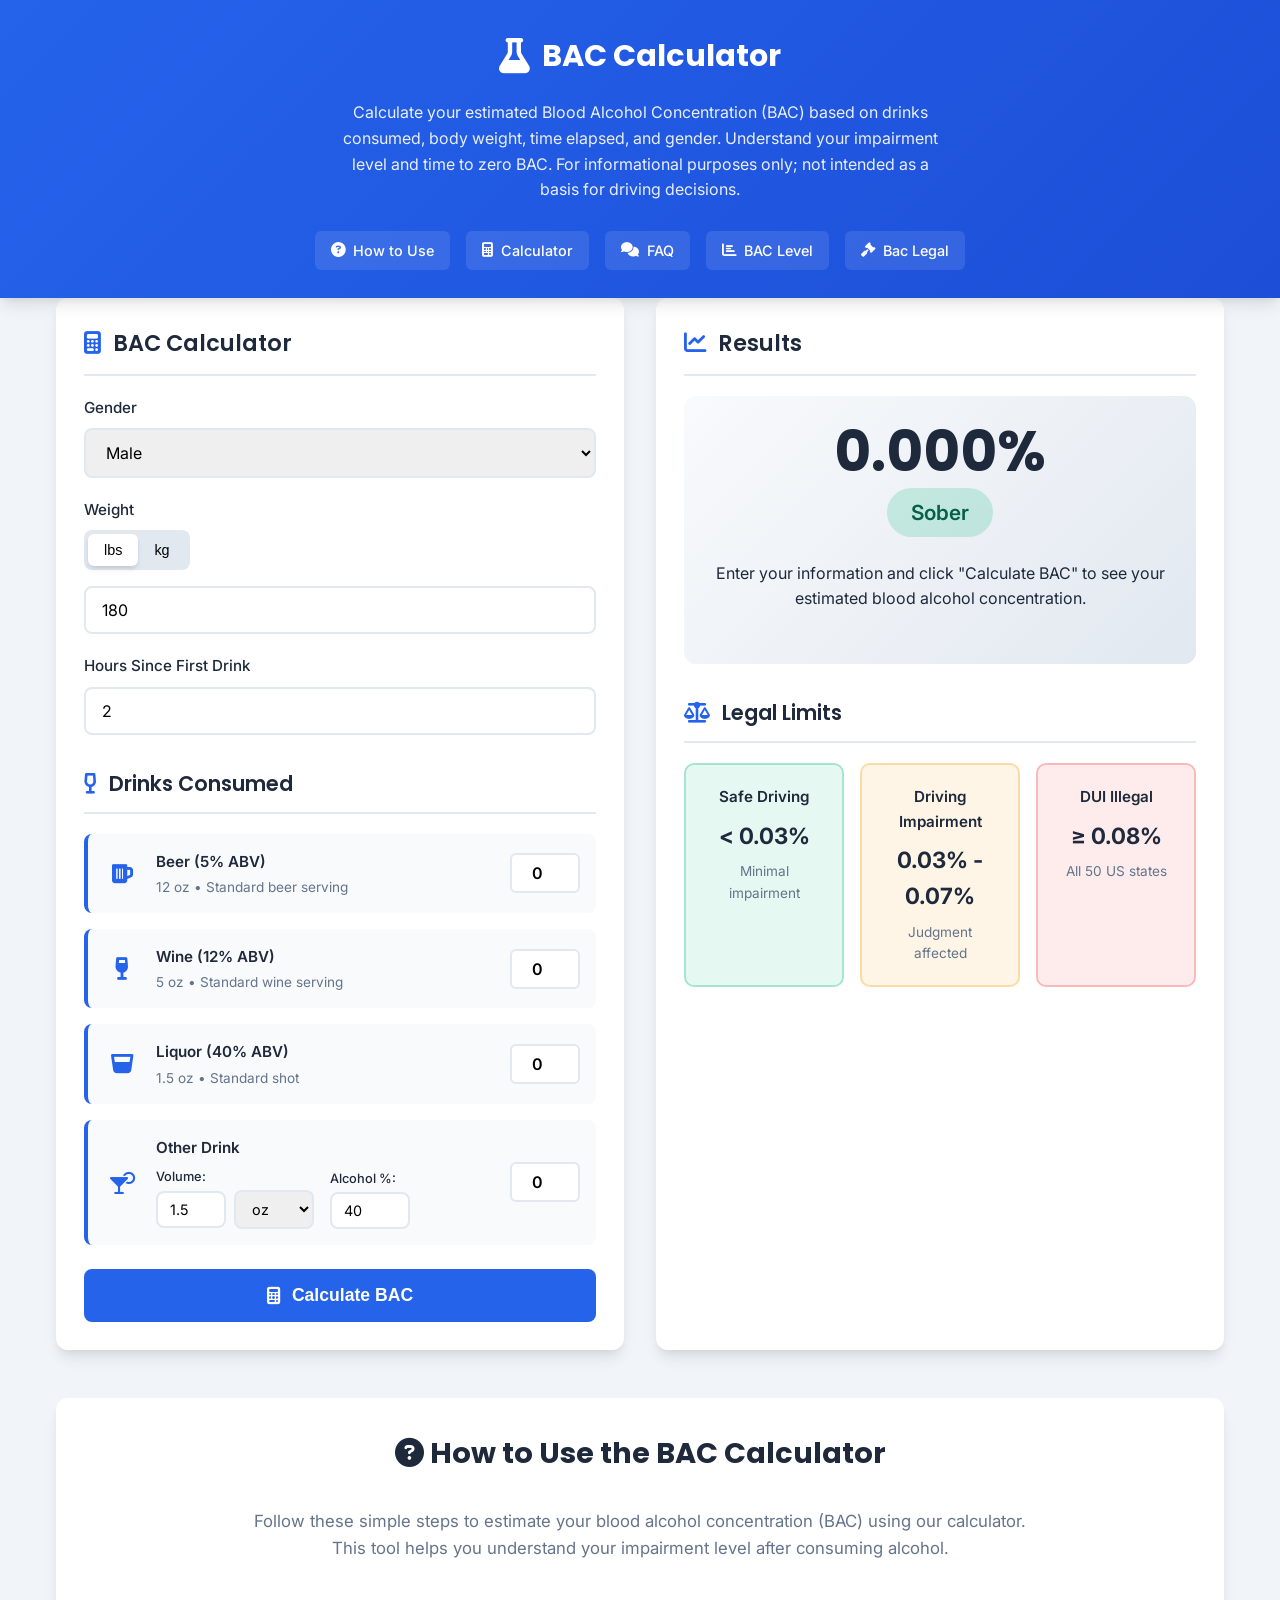
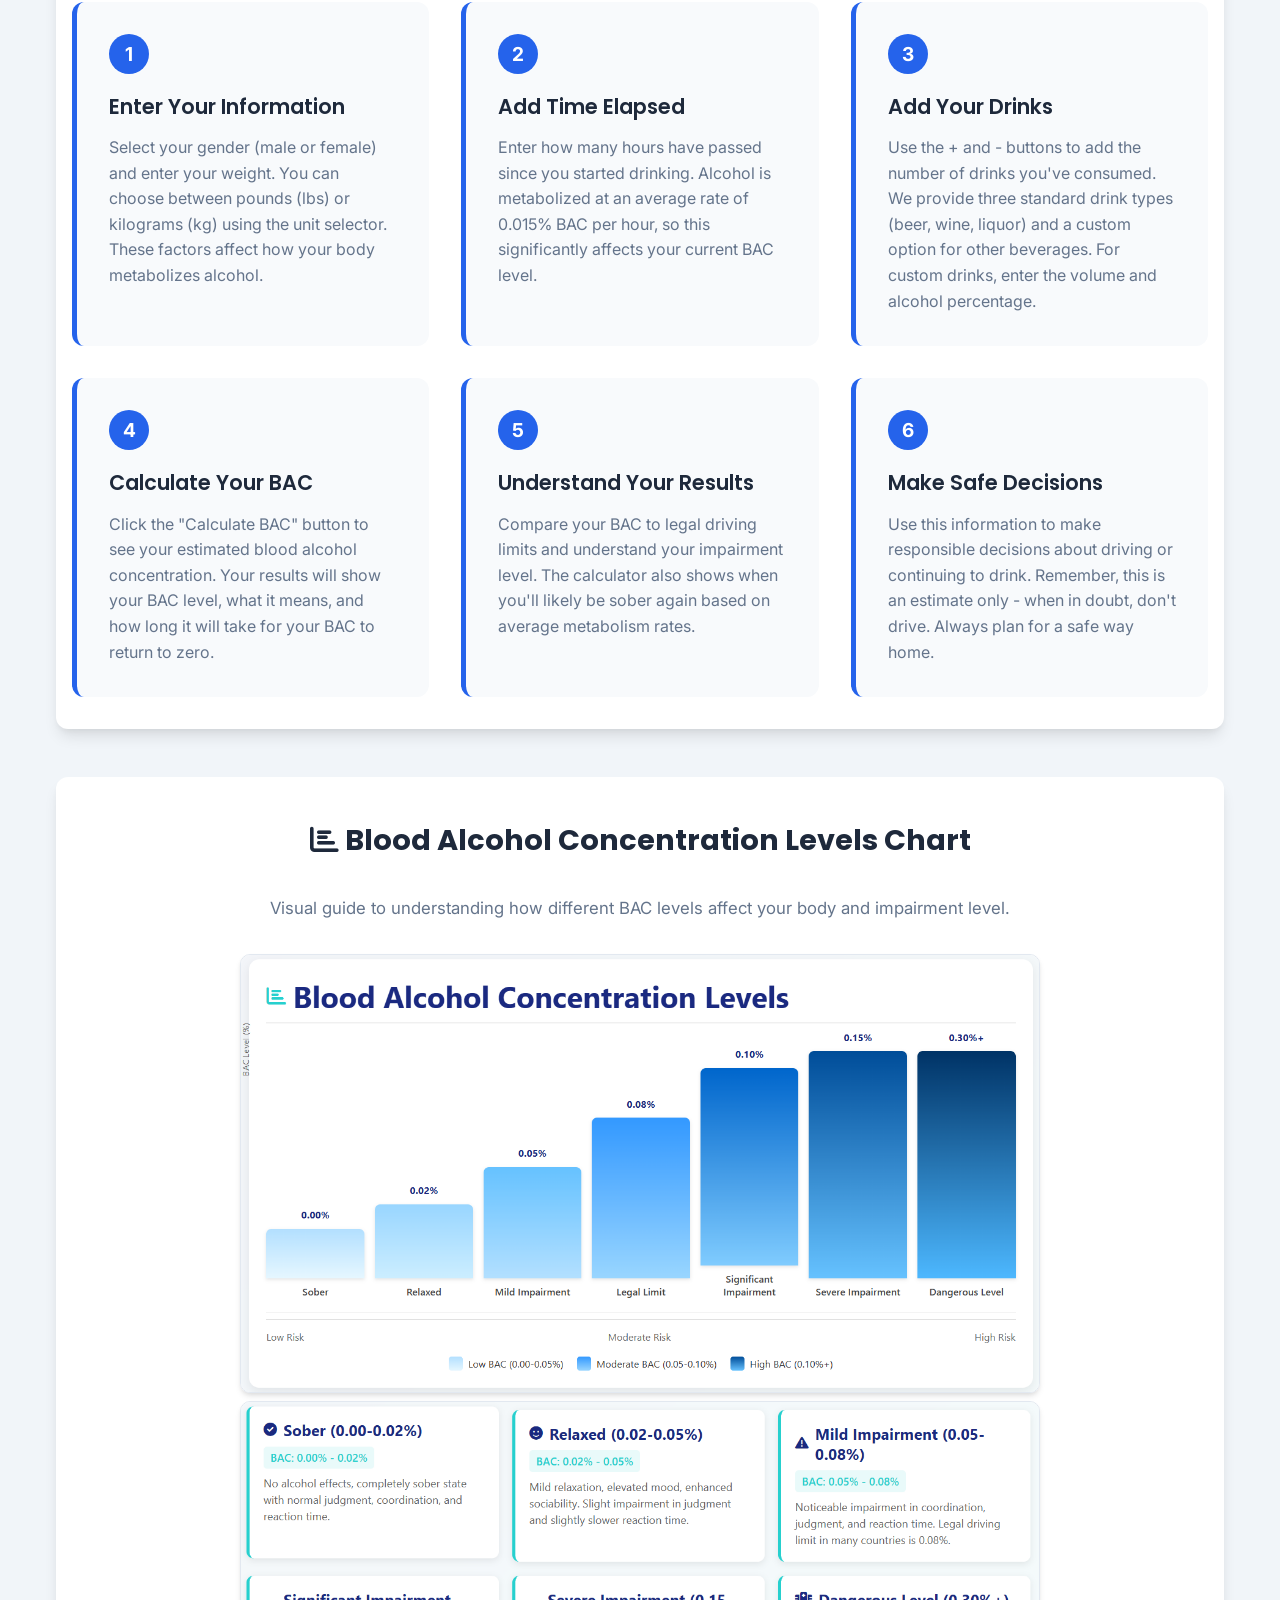
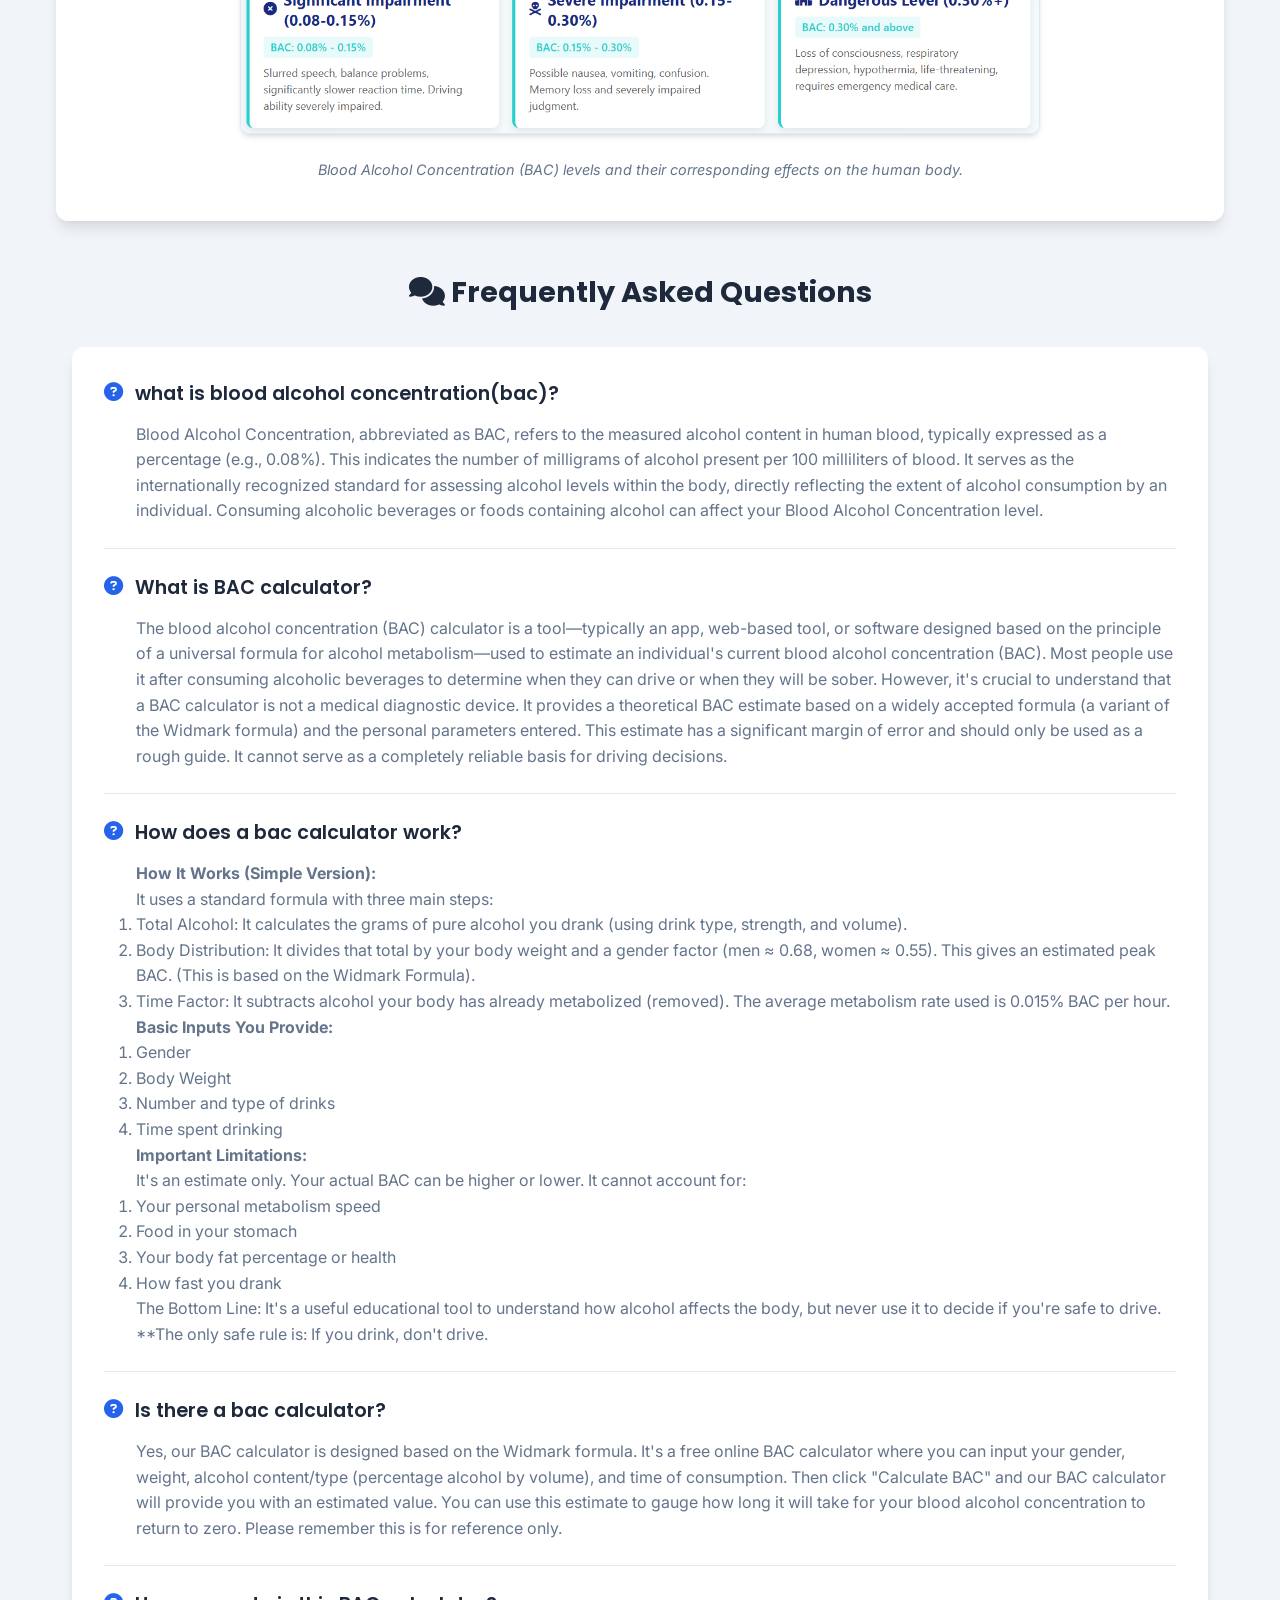
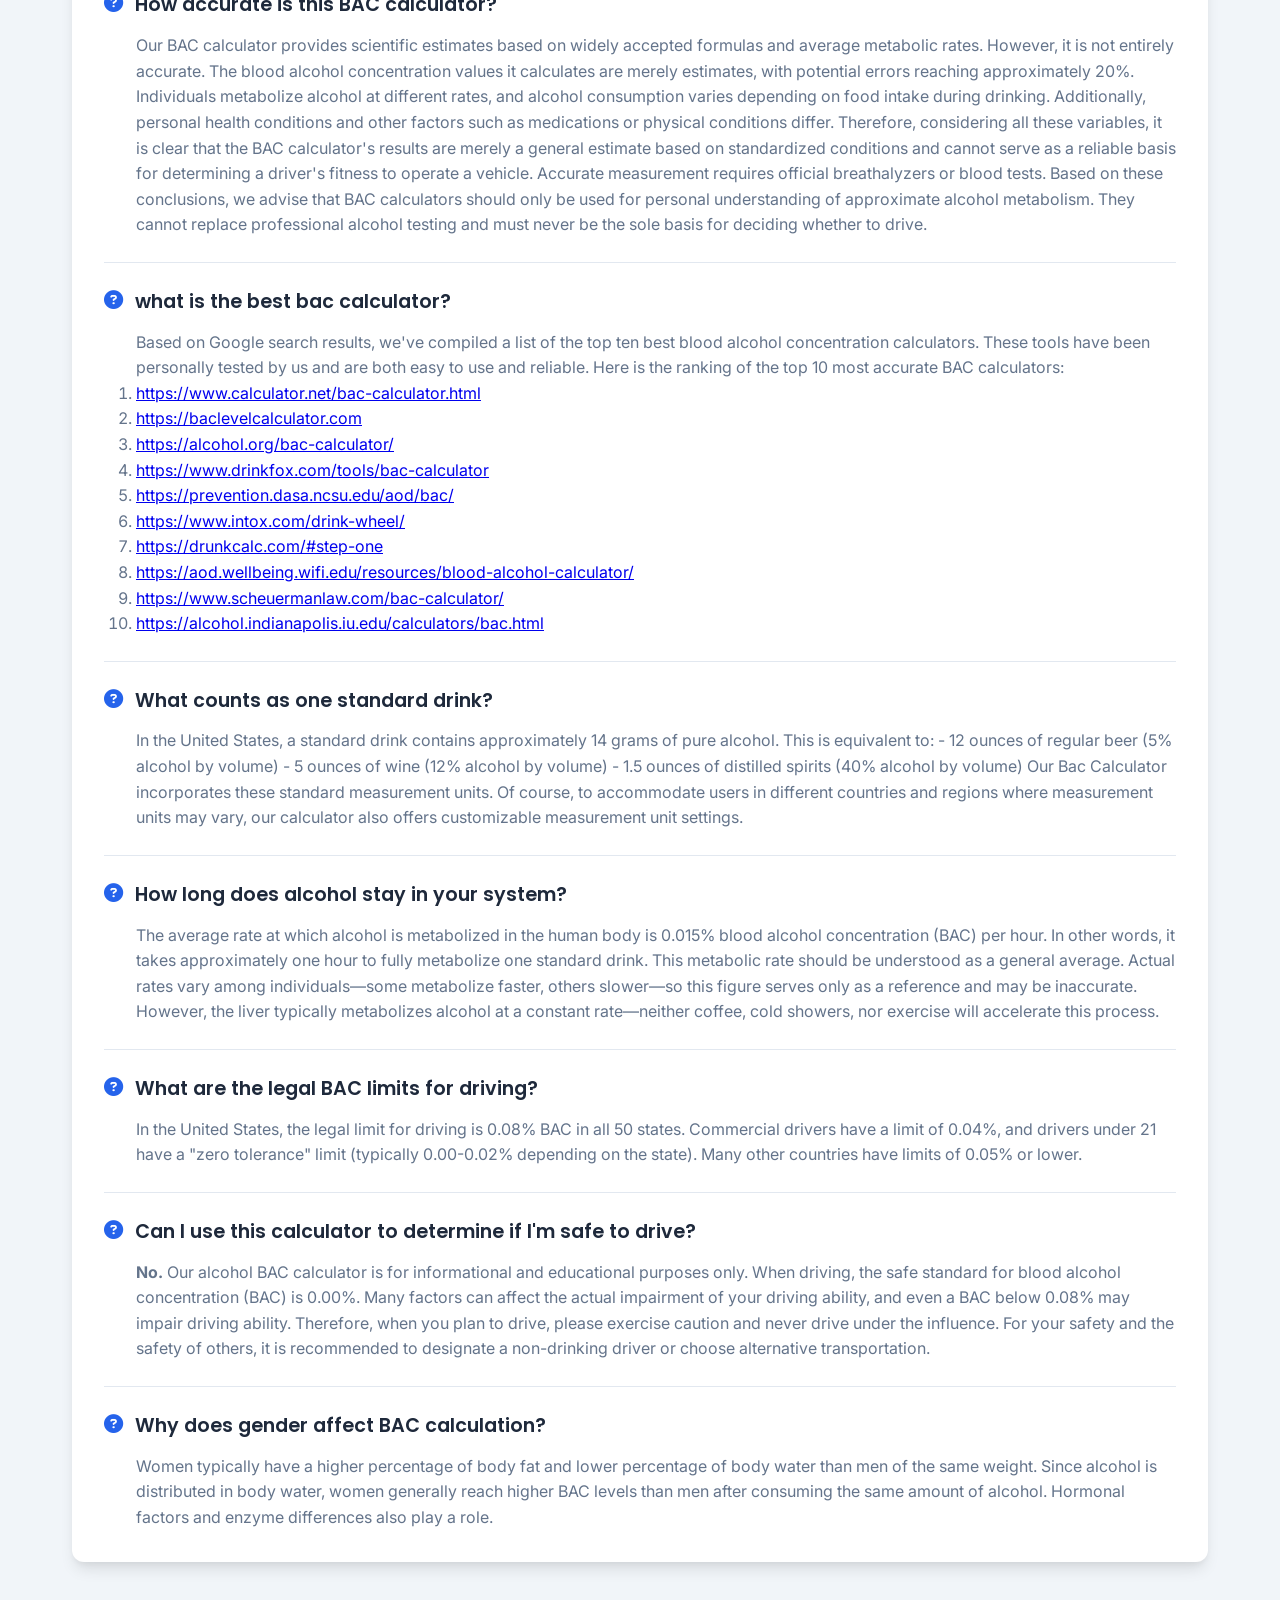
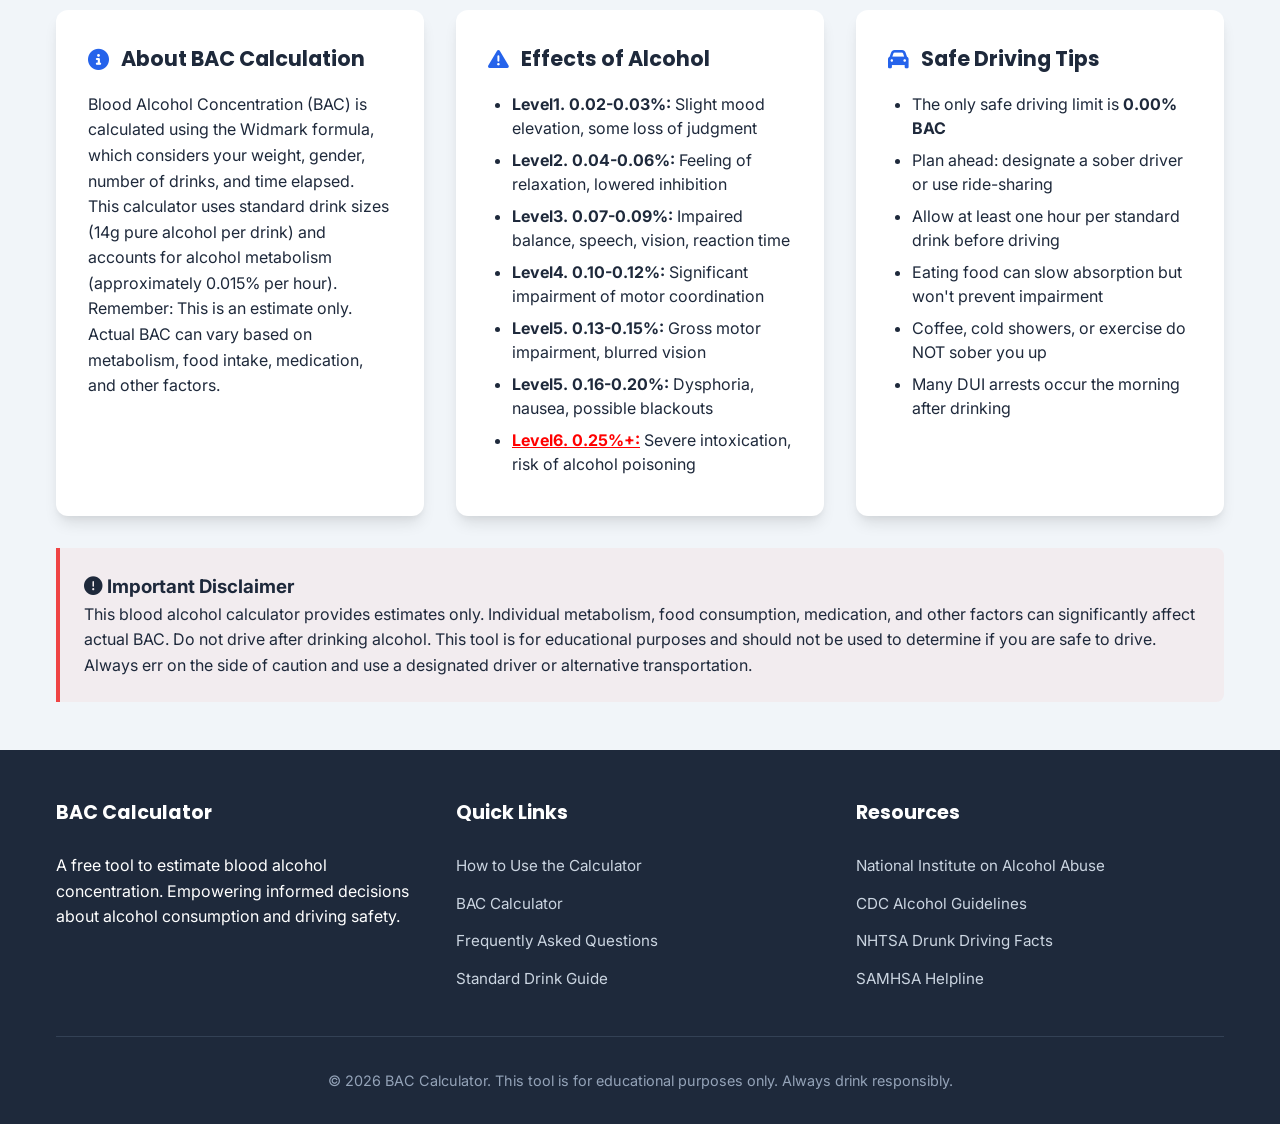
<file: index.html>
<!DOCTYPE html>
<html lang="en">
<head>
    <meta charset="UTF-8">
    <meta name="viewport" content="width=device-width, initial-scale=1.0, maximum-scale=5.0">
    <title>Free Blood Alcohol Concentration (BAC) Calculator Online</title>
    <meta name="description" content="Free blood alcohol concentration (BAC) calculator. Estimate your BAC level based on drinks, weight, time and gender. Learn about alcohol metabolism and safe driving limits.">
    <meta name="keywords" content="blood alcohol calculator, BAC calculator, bac level calculator, blood alcohol concentration, alcohol impairment">

    <!-- Open Graph Meta Tags -->
    <meta property="og:title" content="Free Blood Alcohol Concentration (BAC) Calculator Online">
    <meta property="og:description" content="Free blood alcohol concentration (BAC) calculator. Estimate your BAC level based on drinks, weight, time and gender. Learn about alcohol metabolism and safe driving limits.">
    <meta property="og:type" content="website">
    <meta property="og:url" content="https://baclevelcalculator.com">
    <meta property="og:image" content="https://baclevelcalculator.com/logo1.jpg">
    <link rel="canonical" href="https://baclevelcalculator.com" />

    <!-- Favicon -->
    <link rel="icon" type="image/x-icon" href="https://baclevelcalculator.com/favicon.ico">
    <link rel="apple-touch-icon" href="https://baclevelcalculator.com/apple-touch-icon.png">

    <!-- Fonts & Icons -->
    <link rel="preconnect" href="https://fonts.googleapis.com">
    <link rel="preconnect" href="https://fonts.gstatic.com" crossorigin>
    <link href="https://fonts.googleapis.com/css2?family=Inter:wght@300;400;500;600;700&family=Poppins:wght@400;500;600;700&display=swap" rel="stylesheet">
    <link rel="stylesheet" href="https://cdnjs.cloudflare.com/ajax/libs/font-awesome/6.4.0/css/all.min.css">
    <style>
        :root {
            --primary: #2563eb;
            --primary-dark: #1d4ed8;
            --secondary: #10b981;
            --danger: #ef4444;
            --warning: #f59e0b;
            --dark: #1e293b;
            --light: #f8fafc;
            --gray: #64748b;
            --gray-light: #e2e8f0;
            --border-radius: 12px;
            --shadow: 0 10px 15px -3px rgba(0, 0, 0, 0.1), 0 4px 6px -2px rgba(0, 0, 0, 0.05);
            --shadow-sm: 0 4px 6px -1px rgba(0, 0, 0, 0.1), 0 2px 4px -1px rgba(0, 0, 0, 0.06);
            --transition: all 0.3s ease;
        }
        
        * {
            margin: 0;
            padding: 0;
            box-sizing: border-box;
        }
        
        html {
            scroll-behavior: smooth;
        }
        
        body {
            font-family: 'Inter', sans-serif;
            line-height: 1.6;
            color: var(--dark);
            background-color: #f1f5f9;
            min-height: 100vh;
            overflow-x: hidden;
        }
        
        .container {
            width: 100%;
            max-width: 1200px;
            margin: 0 auto;
            padding: 0 16px;
        }
        
        @media (max-width: 480px) {
            .container {
                padding: 0 12px;
            }
        }
        
        /* Header Styles */
        header {
            background: linear-gradient(135deg, var(--primary) 0%, var(--primary-dark) 100%);
            color: white;
            padding: 1.75rem 0;
            box-shadow: var(--shadow);
            position: relative;
        }
        
        .header-content {
            display: flex;
            flex-direction: column;
            align-items: center;
            text-align: center;
        }
        
        .logo {
            display: flex;
            align-items: center;
            margin-bottom: 1rem;
            flex-wrap: wrap;
            justify-content: center;
        }
        
        .logo-icon {
            font-size: 2.2rem;
            margin-right: 0.75rem;
        }
        
        .logo h1 {
            font-family: 'Poppins', sans-serif;
            font-size: 1.9rem;
            font-weight: 700;
            line-height: 1.2;
        }
        
        .tagline {
            font-size: 1rem;
            opacity: 0.9;
            max-width: 600px;
            margin-bottom: 1.25rem;
        }
        
        .quick-nav {
            display: flex;
            gap: 1rem;
            flex-wrap: wrap;
            justify-content: center;
            margin-top: 0.5rem;
        }
        
        .nav-link {
            color: white;
            text-decoration: none;
            padding: 0.5rem 1rem;
            border-radius: 6px;
            background-color: rgba(255, 255, 255, 0.1);
            transition: var(--transition);
            font-size: 0.9rem;
            font-weight: 500;
            display: flex;
            align-items: center;
            gap: 0.5rem;
        }
        
        .nav-link:hover {
            background-color: rgba(255, 255, 255, 0.2);
            transform: translateY(-2px);
        }
        
        /* Main Content */
        main {
            padding: 2rem 0;
        }
        
        .calculator-container {
            display: grid;
            grid-template-columns: 1fr 1fr;
            gap: 2rem;
            margin-bottom: 3rem;
        }
        
        @media (max-width: 992px) {
            .calculator-container {
                grid-template-columns: 1fr;
                gap: 1.5rem;
            }
        }
        
        @media (max-width: 480px) {
            .calculator-container {
                gap: 1.25rem;
            }
        }
        
        .calculator-card, .results-card {
            background-color: white;
            border-radius: var(--border-radius);
            box-shadow: var(--shadow);
            padding: 1.75rem;
            height: 100%;
        }
        
        @media (max-width: 768px) {
            .calculator-card, .results-card {
                padding: 1.5rem;
            }
        }
        
        @media (max-width: 480px) {
            .calculator-card, .results-card {
                padding: 1.25rem;
            }
        }
        
        @media (max-width: 360px) {
            .calculator-card, .results-card {
                padding: 1rem;
            }
        }
        
        .card-title {
            font-family: 'Poppins', sans-serif;
            font-size: 1.4rem;
            font-weight: 600;
            color: var(--dark);
            margin-bottom: 1.25rem;
            padding-bottom: 0.75rem;
            border-bottom: 2px solid var(--gray-light);
            display: flex;
            align-items: center;
        }
        
        @media (max-width: 480px) {
            .card-title {
                font-size: 1.3rem;
                margin-bottom: 1rem;
            }
        }
        
        .card-title i {
            margin-right: 0.75rem;
            color: var(--primary);
        }
        
        /* Input Section */
        .input-section {
            margin-bottom: 1.5rem;
        }
        
        .input-group {
            margin-bottom: 1.25rem;
        }
        
        @media (max-width: 480px) {
            .input-group {
                margin-bottom: 1rem;
            }
        }
        
        .input-group label {
            display: block;
            font-weight: 500;
            margin-bottom: 0.5rem;
            color: var(--dark);
            font-size: 0.95rem;
        }
        
        @media (max-width: 480px) {
            .input-group label {
                font-size: 0.9rem;
            }
        }
        
        .input-row {
            display: flex;
            gap: 1rem;
            margin-bottom: 0.5rem;
        }
        
        @media (max-width: 480px) {
            .input-row {
                flex-direction: column;
                gap: 0.75rem;
            }
        }
        
        .input-row .input-group {
            flex: 1;
            margin-bottom: 0;
        }
        
        .unit-selector {
            display: flex;
            background-color: var(--gray-light);
            border-radius: 8px;
            padding: 4px;
            margin-bottom: 1rem;
            width: fit-content;
        }
        
        .unit-btn {
            padding: 0.5rem 1rem;
            border-radius: 6px;
            border: none;
            background: transparent;
            font-weight: 500;
            cursor: pointer;
            transition: var(--transition);
            font-size: 0.9rem;
        }
        
        @media (max-width: 480px) {
            .unit-btn {
                padding: 0.5rem 0.75rem;
                font-size: 0.85rem;
            }
        }
        
        .unit-btn.active {
            background-color: white;
            box-shadow: var(--shadow-sm);
        }
        
        input, select {
            width: 100%;
            padding: 0.75rem 1rem;
            border: 2px solid var(--gray-light);
            border-radius: 8px;
            font-family: 'Inter', sans-serif;
            font-size: 1rem;
            transition: var(--transition);
        }
        
        @media (max-width: 480px) {
            input, select {
                padding: 0.65rem 0.85rem;
                font-size: 0.95rem;
            }
        }
        
        input:focus, select:focus {
            outline: none;
            border-color: var(--primary);
            box-shadow: 0 0 0 3px rgba(37, 99, 235, 0.1);
        }
        
        .drink-item {
            display: flex;
            align-items: center;
            margin-bottom: 1rem;
            padding: 1rem;
            background-color: var(--light);
            border-radius: 8px;
            border-left: 4px solid var(--primary);
        }
        
        @media (max-width: 480px) {
            .drink-item {
                padding: 0.85rem;
                margin-bottom: 0.85rem;
                flex-wrap: wrap;
            }
        }
        
        @media (max-width: 360px) {
            .drink-item {
                padding: 0.75rem;
            }
        }
        
        .drink-icon {
            font-size: 1.4rem;
            color: var(--primary);
            margin-right: 1rem;
            width: 36px;
            text-align: center;
        }
        
        @media (max-width: 480px) {
            .drink-icon {
                font-size: 1.3rem;
                margin-right: 0.75rem;
                width: 32px;
            }
        }
        
        .drink-details {
            flex: 1;
            min-width: 0; 
        }
        
        .drink-name {
            font-weight: 600;
            margin-bottom: 0.25rem;
            font-size: 0.95rem;
        }
        
        @media (max-width: 480px) {
            .drink-name {
                font-size: 0.9rem;
            }
        }
        
        .drink-info {
            font-size: 0.85rem;
            color: var(--gray);
            line-height: 1.4;
        }
        
        @media (max-width: 480px) {
            .drink-info {
                font-size: 0.8rem;
            }
        }
        
        .drink-controls {
            display: flex;
            align-items: center;
        }
        
        @media (max-width: 480px) {
            .drink-controls {
                width: 100%;
                justify-content: center;
                margin-top: 0.75rem;
                order: 3;
            }
        }
        
        
        .drink-quantity-input {
            width: 70px;
            padding: 0.5rem;
            border: 2px solid var(--gray-light);
            border-radius: 6px;
            text-align: center;
            font-size: 1rem;
            font-weight: 600;
            margin-left: 1rem;
        }
        
        .drink-quantity-input:focus {
            outline: none;
            border-color: var(--primary);
            box-shadow: 0 0 0 3px rgba(37, 99, 235, 0.1);
        }
        
        @media (max-width: 480px) {
            .drink-quantity-input {
                width: 60px;
                padding: 0.4rem;
                margin-left: 0;
            }
        }
        
        .add-drink-btn {
            width: 100%;
            padding: 0.75rem;
            background-color: transparent;
            border: 2px dashed var(--gray-light);
            border-radius: 8px;
            color: var(--primary);
            font-weight: 500;
            cursor: pointer;
            transition: var(--transition);
            display: flex;
            align-items: center;
            justify-content: center;
            margin-top: 0.5rem;
            font-size: 0.95rem;
        }
        
        .add-drink-btn:hover {
            border-color: var(--primary);
            background-color: rgba(37, 99, 235, 0.05);
        }
        
        .add-drink-btn i {
            margin-right: 0.5rem;
        }
        
        .calculate-btn {
            width: 100%;
            padding: 1rem;
            background-color: var(--primary);
            color: white;
            border: none;
            border-radius: 8px;
            font-size: 1.1rem;
            font-weight: 600;
            cursor: pointer;
            transition: var(--transition);
            margin-top: 1.5rem;
            display: flex;
            align-items: center;
            justify-content: center;
        }
        
        @media (max-width: 480px) {
            .calculate-btn {
                padding: 0.85rem;
                font-size: 1rem;
                margin-top: 1.25rem;
            }
        }
        
        .calculate-btn:hover {
            background-color: var(--primary-dark);
            transform: translateY(-2px);
            box-shadow: 0 6px 12px rgba(37, 99, 235, 0.2);
        }
        
        .calculate-btn i {
            margin-right: 0.75rem;
        }
        
        /* Results Section */
        .bac-result {
            text-align: center;
            padding: 1.75rem 0;
            margin-bottom: 2rem;
            background: linear-gradient(135deg, #f8fafc 0%, #e2e8f0 100%);
            border-radius: var(--border-radius);
        }
        
        @media (max-width: 480px) {
            .bac-result {
                padding: 1.5rem 0;
                margin-bottom: 1.5rem;
            }
        }
        
        .bac-value {
            font-size: 3.5rem;
            font-weight: 700;
            font-family: 'Poppins', sans-serif;
            margin-bottom: 0.5rem;
            line-height: 1;
            word-break: break-word;
        }
        
        @media (max-width: 768px) {
            .bac-value {
                font-size: 3rem;
            }
        }
        
        @media (max-width: 480px) {
            .bac-value {
                font-size: 2.75rem;
            }
        }
        
        @media (max-width: 360px) {
            .bac-value {
                font-size: 2.5rem;
            }
        }
        
        .bac-level {
            font-size: 1.3rem;
            font-weight: 600;
            margin-bottom: 1.5rem;
            padding: 0.5rem 1.5rem;
            border-radius: 50px;
            display: inline-block;
        }
        
        @media (max-width: 480px) {
            .bac-level {
                font-size: 1.15rem;
                padding: 0.4rem 1.25rem;
                margin-bottom: 1.25rem;
            }
        }
        
        .level-sober {
            background-color: rgba(16, 185, 129, 0.2);
            color: #065f46;
        }
        
        .level-low {
            background-color: rgba(245, 158, 11, 0.2);
            color: #92400e;
        }
        
        .level-medium {
            background-color: rgba(249, 115, 22, 0.2);
            color: #9a3412;
        }
        
        .level-high {
            background-color: rgba(239, 68, 68, 0.2);
            color: #991b1b;
        }
        
        .result-text {
            font-size: 1rem;
            max-width: 500px;
            margin: 0 auto 1.5rem;
            padding: 0 1rem;
        }
        
        @media (max-width: 480px) {
            .result-text {
                font-size: 0.95rem;
                margin-bottom: 1.25rem;
                padding: 0 0.75rem;
            }
        }
        
        .legal-limits {
            display: grid;
            grid-template-columns: repeat(3, 1fr);
            gap: 1rem;
            margin-bottom: 2rem;
        }
        
        @media (max-width: 768px) {
            .legal-limits {
                grid-template-columns: repeat(3, 1fr);
                gap: 0.75rem;
            }
        }
        
        @media (max-width: 480px) {
            .legal-limits {
                grid-template-columns: 1fr;
                gap: 0.75rem;
            }
        }
        
        .limit-card {
            padding: 1.25rem;
            border-radius: 10px;
            text-align: center;
        }
        
        @media (max-width: 480px) {
            .limit-card {
                padding: 1rem;
            }
        }
        
        .limit-card.safe {
            background-color: rgba(16, 185, 129, 0.1);
            border: 2px solid rgba(16, 185, 129, 0.3);
        }
        
        .limit-card.caution {
            background-color: rgba(245, 158, 11, 0.1);
            border: 2px solid rgba(245, 158, 11, 0.3);
        }
        
        .limit-card.illegal {
            background-color: rgba(239, 68, 68, 0.1);
            border: 2px solid rgba(239, 68, 68, 0.3);
        }
        
        .limit-title {
            font-weight: 600;
            margin-bottom: 0.5rem;
            font-size: 0.95rem;
        }
        
        @media (max-width: 480px) {
            .limit-title {
                font-size: 0.9rem;
            }
        }
        
        .limit-value {
            font-size: 1.4rem;
            font-weight: 700;
            margin-bottom: 0.5rem;
        }
        
        @media (max-width: 480px) {
            .limit-value {
                font-size: 1.3rem;
            }
        }
        
        .limit-desc {
            font-size: 0.85rem;
            color: var(--gray);
        }
        
        /* Custom Drink Inputs */
        .custom-drink-inputs {
            margin-top: 0.5rem;
        }
        
        .custom-input-row {
            display: flex;
            gap: 1rem;
            align-items: flex-end;
            flex-wrap: wrap;
        }
        
        @media (max-width: 480px) {
            .custom-input-row {
                gap: 0.75rem;
                flex-direction: column;
                align-items: stretch;
            }
        }
        
        .custom-input-group {
            display: flex;
            flex-direction: column;
        }
        
        .custom-input-group label {
            font-size: 0.8rem;
            font-weight: 500;
            margin-bottom: 0.25rem;
            color: var(--dark);
        }
        
        .custom-input-group input, .custom-input-group select {
            padding: 0.5rem 0.75rem;
            font-size: 0.9rem;
        }
        
        /* How-to-Use Section */
        .how-to-use-section {
            margin: 3rem 0;
            padding: 2rem 0;
            background-color: white;
            border-radius: var(--border-radius);
            box-shadow: var(--shadow);
        }
        
        @media (max-width: 768px) {
            .how-to-use-section {
                margin: 2.5rem 0;
                padding: 1.75rem 0;
            }
        }
        
        @media (max-width: 480px) {
            .how-to-use-section {
                margin: 2rem 0;
                padding: 1.5rem 0;
            }
        }
        
        .section-title {
            font-family: 'Poppins', sans-serif;
            font-size: 1.8rem;
            font-weight: 700;
            color: var(--dark);
            margin-bottom: 2rem;
            text-align: center;
        }
        
        @media (max-width: 768px) {
            .section-title {
                font-size: 1.6rem;
                margin-bottom: 1.75rem;
            }
        }
        
        @media (max-width: 480px) {
            .section-title {
                font-size: 1.5rem;
                margin-bottom: 1.5rem;
            }
        }
        
        .how-to-steps {
            display: grid;
            grid-template-columns: repeat(auto-fit, minmax(280px, 1fr));
            gap: 2rem;
        }
        
        @media (max-width: 480px) {
            .how-to-steps {
                grid-template-columns: 1fr;
                gap: 1.5rem;
            }
        }
        
        .step-card {
            background-color: var(--light);
            border-radius: var(--border-radius);
            padding: 2rem;
            border-left: 5px solid var(--primary);
            transition: var(--transition);
        }
        
        @media (max-width: 768px) {
            .step-card {
                padding: 1.75rem;
            }
        }
        
        @media (max-width: 480px) {
            .step-card {
                padding: 1.5rem;
            }
        }
        
        .step-card:hover {
            transform: translateY(-5px);
            box-shadow: var(--shadow);
        }
        
        .step-number {
            display: inline-block;
            width: 40px;
            height: 40px;
            background-color: var(--primary);
            color: white;
            border-radius: 50%;
            text-align: center;
            line-height: 40px;
            font-weight: 700;
            font-size: 1.2rem;
            margin-bottom: 1rem;
        }
        
        @media (max-width: 480px) {
            .step-number {
                width: 36px;
                height: 36px;
                line-height: 36px;
                font-size: 1.1rem;
                margin-bottom: 0.85rem;
            }
        }
        
        .step-title {
            font-family: 'Poppins', sans-serif;
            font-size: 1.3rem;
            font-weight: 600;
            margin-bottom: 0.75rem;
            color: var(--dark);
        }
        
        @media (max-width: 480px) {
            .step-title {
                font-size: 1.2rem;
                margin-bottom: 0.5rem;
            }
        }
        
        .step-desc {
            color: var(--gray);
            line-height: 1.6;
        }
        
        @media (max-width: 480px) {
            .step-desc {
                font-size: 0.95rem;
            }
        }
        
        /* FAQ Section */
        .faq-section {
            margin: 3rem 0;
        }
        
        @media (max-width: 480px) {
            .faq-section {
                margin: 2.5rem 0;
            }
        }
        
        .faq-container {
            background-color: white;
            border-radius: var(--border-radius);
            box-shadow: var(--shadow);
            padding: 2rem;
        }
        
        @media (max-width: 768px) {
            .faq-container {
                padding: 1.75rem;
            }
        }
        
        @media (max-width: 480px) {
            .faq-container {
                padding: 1.5rem;
            }
        }
        
        .faq-item {
            margin-bottom: 1.5rem;
            border-bottom: 1px solid var(--gray-light);
            padding-bottom: 1.5rem;
        }
        
        @media (max-width: 480px) {
            .faq-item {
                margin-bottom: 1.25rem;
                padding-bottom: 1.25rem;
            }
        }
        
        .faq-item:last-child {
            margin-bottom: 0;
            border-bottom: none;
            padding-bottom: 0;
        }
        
        .faq-question {
            font-family: 'Poppins', sans-serif;
            font-size: 1.2rem;
            font-weight: 600;
            color: var(--dark);
            margin-bottom: 0.75rem;
            display: flex;
            align-items: flex-start;
            cursor: pointer;
        }
        
        @media (max-width: 480px) {
            .faq-question {
                font-size: 1.1rem;
                margin-bottom: 0.5rem;
            }
        }
        
        .faq-question i {
            color: var(--primary);
            margin-right: 0.75rem;
            margin-top: 0.25rem;
            flex-shrink: 0;
        }
        
        .faq-answer {
            color: var(--gray);
            line-height: 1.6;
            padding-left: 2rem;
        }
        
        @media (max-width: 480px) {
            .faq-answer {
                padding-left: 1.75rem;
                font-size: 0.95rem;
            }
        }
        
        /* Info Sections */
        .info-sections {
            display: grid;
            grid-template-columns: repeat(auto-fit, minmax(300px, 1fr));
            gap: 2rem;
            margin-top: 3rem;
        }
        
        @media (max-width: 768px) {
            .info-sections {
                grid-template-columns: repeat(auto-fit, minmax(280px, 1fr));
                gap: 1.5rem;
            }
        }
        
        @media (max-width: 480px) {
            .info-sections {
                grid-template-columns: 1fr;
                gap: 1.25rem;
                margin-top: 2.5rem;
            }
        }
        
        .info-card {
            background-color: white;
            border-radius: var(--border-radius);
            box-shadow: var(--shadow);
            padding: 2rem;
        }
        
        @media (max-width: 768px) {
            .info-card {
                padding: 1.75rem;
            }
        }
        
        @media (max-width: 480px) {
            .info-card {
                padding: 1.5rem;
            }
        }
        
        .info-card h3 {
            font-family: 'Poppins', sans-serif;
            font-size: 1.3rem;
            margin-bottom: 1rem;
            color: var(--dark);
            display: flex;
            align-items: center;
        }
        
        @media (max-width: 480px) {
            .info-card h3 {
                font-size: 1.2rem;
                margin-bottom: 0.85rem;
            }
        }
        
        .info-card h3 i {
            margin-right: 0.75rem;
            color: var(--primary);
        }
        
        .info-card ul {
            padding-left: 1.5rem;
            margin-top: 1rem;
        }
        
        .info-card li {
            margin-bottom: 0.5rem;
            line-height: 1.5;
        }
        
        @media (max-width: 480px) {
            .info-card li {
                font-size: 0.95rem;
                margin-bottom: 0.4rem;
            }
        }
        
        .disclaimer {
            background-color: rgba(239, 68, 68, 0.05);
            border-left: 4px solid var(--danger);
            padding: 1.5rem;
            margin-top: 2rem;
            border-radius: 0 8px 8px 0;
        }
        
        @media (max-width: 480px) {
            .disclaimer {
                padding: 1.25rem;
                margin-top: 1.75rem;
            }
        }
        
        /* Footer */
        footer {
            background-color: var(--dark);
            color: white;
            padding: 3rem 0 2rem;
            margin-top: 3rem;
        }
        
        @media (max-width: 480px) {
            footer {
                padding: 2.5rem 0 1.75rem;
                margin-top: 2.5rem;
            }
        }
        
        .footer-content {
            display: grid;
            grid-template-columns: repeat(auto-fit, minmax(250px, 1fr));
            gap: 2rem;
            margin-bottom: 2rem;
        }
        
        @media (max-width: 480px) {
            .footer-content {
                grid-template-columns: 1fr;
                gap: 1.5rem;
                margin-bottom: 1.75rem;
            }
        }
        
        .footer-section h4 {
            font-family: 'Poppins', sans-serif;
            font-size: 1.2rem;
            margin-bottom: 1.5rem;
            color: white;
        }
        
        @media (max-width: 480px) {
            .footer-section h4 {
                font-size: 1.1rem;
                margin-bottom: 1rem;
            }
        }
        
        .footer-links {
            list-style: none;
        }
        
        .footer-links li {
            margin-bottom: 0.75rem;
        }
        
        @media (max-width: 480px) {
            .footer-links li {
                margin-bottom: 0.5rem;
            }
        }
        
        .footer-links a {
            color: #cbd5e1;
            text-decoration: none;
            transition: var(--transition);
            font-size: 0.95rem;
        }
        
        @media (max-width: 480px) {
            .footer-links a {
                font-size: 0.9rem;
            }
        }
        
        .footer-links a:hover {
            color: white;
        }
        
        .copyright {
            text-align: center;
            padding-top: 2rem;
            border-top: 1px solid #334155;
            color: #94a3b8;
            font-size: 0.9rem;
        }
        
        @media (max-width: 480px) {
            .copyright {
                padding-top: 1.75rem;
                font-size: 0.85rem;
            }
        }
        
        /* Animation for results */
        @keyframes fadeIn {
            from { opacity: 0; transform: translateY(20px); }
            to { opacity: 1; transform: translateY(0); }
        }
        
        .fade-in {
            animation: fadeIn 0.5s ease forwards;
        }
        
        /* Back to top button */
        .back-to-top {
            position: fixed;
            bottom: 20px;
            right: 20px;
            width: 50px;
            height: 50px;
            background-color: var(--primary);
            color: white;
            border-radius: 50%;
            display: flex;
            align-items: center;
            justify-content: center;
            text-decoration: none;
            box-shadow: var(--shadow);
            transition: var(--transition);
            z-index: 100;
            opacity: 0;
            visibility: hidden;
        }
        
        .back-to-top.visible {
            opacity: 1;
            visibility: visible;
        }
        
        .back-to-top:hover {
            background-color: var(--primary-dark);
            transform: translateY(-5px);
        }
        
        @media (max-width: 480px) {
            .back-to-top {
                width: 45px;
                height: 45px;
                bottom: 15px;
                right: 15px;
            }
        }

        /* BAC Chart Section Styles */
        .bac-chart-section {
            margin: 3rem 0;
            padding: 2.5rem 0;
            background-color: white;
            border-radius: var(--border-radius);
            box-shadow: var(--shadow);
        }
        
        @media (max-width: 768px) {
            .bac-chart-section {
                margin: 2.5rem 0;
                padding: 2rem 0;
            }
        }
        
        @media (max-width: 480px) {
            .bac-chart-section {
                margin: 2rem 0;
                padding: 1.75rem 0;
            }
        }
        
        .chart-container {
            max-width: 900px;
            margin: 2rem auto 0;
            text-align: center;
        }
        
        @media (max-width: 768px) {
            .chart-container {
                margin-top: 1.5rem;
            }
        }
        
        .chart-image {
            width: 100%;
            max-width: 800px;
            height: auto;
            border-radius: 10px;
            box-shadow: var(--shadow-sm);
            border: 1px solid var(--gray-light);
        }
        
        .chart-caption {
            margin-top: 1rem;
            font-size: 0.9rem;
            color: var(--gray);
            font-style: italic;
            text-align: center;
        }
        
        @media (max-width: 480px) {
            .chart-caption {
                font-size: 0.85rem;
                margin-top: 0.75rem;
            }
        }
    </style>

<script type="application/ld+json">
{
    "@context": "https://schema.org",
    "@graph": [
        {
            "@type": "WebSite",
            "@id": "https://baclevelcalculator.com/#website",
            "url": "https://baclevelcalculator.com",
            "name": "BAC Calculator",
            "description": "Free online Blood Alcohol Concentration (BAC) calculator. Estimate your BAC level based on drinks consumed, body weight, time elapsed and gender.",
            "inLanguage": "en-US",
            "publisher": {
                "@id": "https://baclevelcalculator.com/#organization"
            }
        },
        {
            "@type": "WebPage",
            "@id": "https://baclevelcalculator.com/#webpage",
            "url": "https://baclevelcalculator.com",
            "name": "Free Blood Alcohol Concentration (BAC) Calculator Online",
            "description": "Free blood alcohol concentration (BAC) calculator. Estimate your BAC level based on drinks, weight, time and gender. Learn about alcohol metabolism and safe driving limits.",
            "isPartOf": {
                "@id": "https://baclevelcalculator.com/#website"
            },
            "about": {
                "@type": "Thing",
                "name": "Blood Alcohol Concentration Calculator"
            },
            "primaryImageOfPage": {
                "@type": "ImageObject",
                "url": "https://baclevelcalculator.com/logo1.jpg"
            },
            "datePublished": "2026-02-05",
            "dateModified": "2026-02-05",
            "inLanguage": "en-US"
        },
        {
            "@type": "Organization",
            "@id": "https://baclevelcalculator.com/#organization",
            "name": "BAC Calculator",
            "url": "https://baclevelcalculator.com",
            "logo": {
                "@type": "ImageObject",
                "url": "https://baclevelcalculator.com/logo1.jpg",
                "width": "512",
                "height": "512"
            }
        },
        {
            "@type": "WebApplication",
            "name": "Blood Alcohol Concentration (BAC) Calculator",
            "url": "https://baclevelcalculator.com",
            "applicationCategory": "HealthApplication",
            "operatingSystem": "Any",
            "description": "Free online tool to calculate blood alcohol concentration (BAC) based on drinks consumed, body weight, time elapsed and gender.",
            "featureList": [
                "BAC calculation using Widmark formula",
                "Standard drink database",
                "Custom drink options",
                "Legal limit information",
                "Metabolism time estimation",
                "Responsive design for all devices"
            ],
            "offers": {
                "@type": "Offer",
                "price": "0",
                "priceCurrency": "USD"
            },
            "author": {
                "@type": "Organization",
                "name": "BAC Calculator",
                "url": "https://baclevelcalculator.com"
            }
        },
        {
            "@type": "FAQPage",
            "mainEntity": [
                {
                    "@type": "Question",
                    "name": "What is blood alcohol concentration (BAC)?",
                    "acceptedAnswer": {
                        "@type": "Answer",
                        "text": "Blood Alcohol Concentration, abbreviated as BAC, refers to the measured alcohol content in human blood, typically expressed as a percentage (e.g., 0.08%). This indicates the number of milligrams of alcohol present per 100 milliliters of blood. It serves as the internationally recognized standard for assessing alcohol levels within the body."
                    }
                },
                {
                    "@type": "Question",
                    "name": "How accurate is this BAC calculator?",
                    "acceptedAnswer": {
                        "@type": "Answer",
                        "text": "Our BAC calculator provides scientific estimates based on widely accepted formulas and average metabolic rates. However, it is not entirely accurate. The blood alcohol concentration values it calculates are merely estimates, with potential errors reaching approximately 20%. Individuals metabolize alcohol at different rates, and alcohol consumption varies depending on food intake during drinking."
                    }
                },
                {
                    "@type": "Question",
                    "name": "What counts as one standard drink?",
                    "acceptedAnswer": {
                        "@type": "Answer",
                        "text": "In the United States, a standard drink contains approximately 14 grams of pure alcohol. This is equivalent to: 12 ounces of regular beer (5% alcohol by volume), 5 ounces of wine (12% alcohol by volume), or 1.5 ounces of distilled spirits (40% alcohol by volume)."
                    }
                },
                {
                    "@type": "Question",
                    "name": "How long does alcohol stay in your system?",
                    "acceptedAnswer": {
                        "@type": "Answer",
                        "text": "The average rate at which alcohol is metabolized in the human body is 0.015% blood alcohol concentration (BAC) per hour. In other words, it takes approximately one hour to fully metabolize one standard drink. This metabolic rate should be understood as a general average. Actual rates vary among individuals."
                    }
                }
            ]
        }
    ]
}
</script>
</head>
<body>
    <header>
        <div class="container">
            <div class="header-content">
                <div class="logo">
                    <div class="logo-icon">
                        <i class="fas fa-flask"></i>
                    </div>
                    <h1>BAC Calculator</h1>
                </div>
                <p class="tagline">Calculate your estimated Blood Alcohol Concentration (BAC) based on drinks consumed, body weight, time elapsed, and gender. Understand your impairment level and time to zero BAC. For informational purposes only; not intended as a basis for driving decisions.</p>
                
                <div class="quick-nav">
                    <a href="#how-to-use" class="nav-link">
                        <i class="fas fa-question-circle"></i> How to Use
                    </a>
                    <a href="#calculator" class="nav-link">
                        <i class="fas fa-calculator"></i> Calculator
                    </a>
                    <a href="#faq" class="nav-link">
                        <i class="fas fa-comments"></i> FAQ
                    </a>
                    <a href="https://baclevelcalculator.com/blood-alcohol-level-chart/" class="nav-link">
                        <i class="fas fa-chart-bar"></i> BAC Level
                    </a>
					<a href="https://baclevelcalculator.com/legal-blood-alcohol-level/" class="nav-link">
						<i class="fas fa-gavel"></i> Bac Legal
					</a>
                </div>
            </div>
        </div>
    </header>

    <main class="container">
        <div class="calculator-container" id="calculator">
            <div class="calculator-card">
                <h2 class="card-title"><i class="fas fa-calculator"></i> BAC Calculator</h2>
                
                <div class="input-section">
                    <div class="input-group">
                        <label for="gender">Gender</label>
                        <select id="gender">
                            <option value="male">Male</option>
                            <option value="female">Female</option>
                        </select>
                    </div>
                    
                    <div class="input-group">
                        <label>Weight</label>
                        <div class="unit-selector">
                            <button class="unit-btn active" data-unit="lbs">lbs</button>
                            <button class="unit-btn" data-unit="kg">kg</button>
                        </div>
                        <input type="number" id="weight" min="50" max="400" value="180" placeholder="Enter your weight">
                    </div>
                    
                    <div class="input-group">
                        <label>Hours Since First Drink</label>
                        <input type="number" id="hours" min="0" max="24" step="0.25" value="2" placeholder="Hours elapsed">
                    </div>
                </div>
                
                <h3 class="card-title" style="font-size: 1.3rem; margin-top: 2rem;"><i class="fas fa-wine-glass-alt"></i> Drinks Consumed</h3>
                
                <div id="drinks-container">
                    
                    <div class="drink-item" data-drink="beer">
                        <div class="drink-icon">
                            <i class="fas fa-beer"></i>
                        </div>
                        <div class="drink-details">
                            <div class="drink-name">Beer (5% ABV)</div>
                            <div class="drink-info">12 oz • Standard beer serving</div>
                        </div>
                        <div class="drink-controls">
                            <input type="number" class="drink-quantity-input" data-drink="beer" min="0" step="1" value="0" placeholder="0">
                        </div>
                    </div>
                    
                   
                    <div class="drink-item" data-drink="wine">
                        <div class="drink-icon">
                            <i class="fas fa-wine-glass"></i>
                        </div>
                        <div class="drink-details">
                            <div class="drink-name">Wine (12% ABV)</div>
                            <div class="drink-info">5 oz • Standard wine serving</div>
                        </div>
                        <div class="drink-controls">
                            <input type="number" class="drink-quantity-input" data-drink="wine" min="0" step="1" value="0" placeholder="0">
                        </div>
                    </div>
                    
                   
                    <div class="drink-item" data-drink="liquor">
                        <div class="drink-icon">
                            <i class="fas fa-glass-whiskey"></i>
                        </div>
                        <div class="drink-details">
                            <div class="drink-name">Liquor (40% ABV)</div>
                            <div class="drink-info">1.5 oz • Standard shot</div>
                        </div>
                        <div class="drink-controls">
                            <input type="number" class="drink-quantity-input" data-drink="liquor" min="0" step="1" value="0" placeholder="0">
                        </div>
                    </div>
                    
                 
                    <div class="drink-item" data-drink="custom">
                        <div class="drink-icon">
                            <i class="fas fa-cocktail"></i>
                        </div>
                        <div class="drink-details">
                            <div class="drink-name">Other Drink</div>
                            <div class="drink-info custom-drink-inputs">
                                <div class="custom-input-row">
                                    <div class="custom-input-group">
                                        <label for="custom-volume">Volume:</label>
                                        <div style="display: flex; gap: 8px; align-items: center;">
                                            <input type="number" id="custom-volume" min="0.1" max="100" step="0.1" value="1.5" style="width: 70px;">
                                            <select id="custom-volume-unit" style="width: 80px;">
                                                <option value="oz">oz</option>
                                                <option value="ml">ml</option>
                                            </select>
                                        </div>
                                    </div>
                                    <div class="custom-input-group">
                                        <label for="custom-abv">Alcohol %:</label>
                                        <input type="number" id="custom-abv" min="0.1" max="100" step="0.1" value="40" style="width: 80px;">
                                    </div>
                                </div>
                            </div>
                        </div>
                        <div class="drink-controls">
                            <input type="number" class="drink-quantity-input" data-drink="custom" min="0" step="1" value="0" placeholder="0">
                        </div>
                    </div>
                </div>
                
                <button class="calculate-btn" id="calculate">
                    <i class="fas fa-calculator"></i> Calculate BAC
                </button>
            </div>
            
            <div class="results-card">
                <h2 class="card-title"><i class="fas fa-chart-line"></i> Results</h2>
                
                <div id="results-placeholder">
                    <div class="bac-result">
                        <div class="bac-value">0.000%</div>
                        <div class="bac-level level-sober">Sober</div>
                        <p class="result-text">Enter your information and click "Calculate BAC" to see your estimated blood alcohol concentration.</p>
                    </div>
                    
                    <h3 class="card-title" style="font-size: 1.3rem;"><i class="fas fa-balance-scale"></i> Legal Limits</h3>
                    
                    <div class="legal-limits">
                        <div class="limit-card safe">
                            <div class="limit-title">Safe Driving</div>
                            <div class="limit-value">&lt; 0.03%</div>
                            <div class="limit-desc">Minimal impairment</div>
                        </div>
                        
                        <div class="limit-card caution">
                            <div class="limit-title">Driving Impairment</div>
                            <div class="limit-value">0.03% - 0.07%</div>
                            <div class="limit-desc">Judgment affected</div>
                        </div>
                        
                        <div class="limit-card illegal">
                            <div class="limit-title">DUI Illegal</div>
                            <div class="limit-value">≥ 0.08%</div>
                            <div class="limit-desc">All 50 US states</div>
                        </div>
                    </div>
                </div>
                
                <div id="results-output" style="display: none;">
                    <!-- Results will be displayed here -->
                </div>
            </div>
        </div>
        
        <!-- How to Use Section -->
        <section class="how-to-use-section" id="how-to-use">
            <div class="container">
                <h2 class="section-title"><i class="fas fa-question-circle"></i> How to Use the BAC Calculator</h2>
                <p style="text-align: center; max-width: 800px; margin: 0 auto 2.5rem; color: var(--gray); font-size: 1.05rem;">
                    Follow these simple steps to estimate your blood alcohol concentration (BAC) using our calculator. This tool helps you understand your impairment level after consuming alcohol.
                </p>
                
                <div class="how-to-steps">
                    <div class="step-card">
                        <div class="step-number">1</div>
                        <h3 class="step-title">Enter Your Information</h3>
                        <p class="step-desc">Select your gender (male or female) and enter your weight. You can choose between pounds (lbs) or kilograms (kg) using the unit selector. These factors affect how your body metabolizes alcohol.</p>
                    </div>
                    
                    <div class="step-card">
                        <div class="step-number">2</div>
                        <h3 class="step-title">Add Time Elapsed</h3>
                        <p class="step-desc">Enter how many hours have passed since you started drinking. Alcohol is metabolized at an average rate of 0.015% BAC per hour, so this significantly affects your current BAC level.</p>
                    </div>
                    
                    <div class="step-card">
                        <div class="step-number">3</div>
                        <h3 class="step-title">Add Your Drinks</h3>
                        <p class="step-desc">Use the + and - buttons to add the number of drinks you've consumed. We provide three standard drink types (beer, wine, liquor) and a custom option for other beverages. For custom drinks, enter the volume and alcohol percentage.</p>
                    </div>
                    
                    <div class="step-card">
                        <div class="step-number">4</div>
                        <h3 class="step-title">Calculate Your BAC</h3>
                        <p class="step-desc">Click the "Calculate BAC" button to see your estimated blood alcohol concentration. Your results will show your BAC level, what it means, and how long it will take for your BAC to return to zero.</p>
                    </div>
                    
                    <div class="step-card">
                        <div class="step-number">5</div>
                        <h3 class="step-title">Understand Your Results</h3>
                        <p class="step-desc">Compare your BAC to legal driving limits and understand your impairment level. The calculator also shows when you'll likely be sober again based on average metabolism rates.</p>
                    </div>
                    
                    <div class="step-card">
                        <div class="step-number">6</div>
                        <h3 class="step-title">Make Safe Decisions</h3>
                        <p class="step-desc">Use this information to make responsible decisions about driving or continuing to drink. Remember, this is an estimate only - when in doubt, don't drive. Always plan for a safe way home.</p>
                    </div>
                </div>
            </div>
        </section>
        
        <!-- ====== NEW SECTION: BAC Levels Chart ====== -->
        <section class="bac-chart-section" id="bac-chart">
            <div class="container">
                <h2 class="section-title"><i class="fas fa-chart-bar"></i> Blood Alcohol Concentration Levels Chart</h2>
                <p style="text-align: center; max-width: 800px; margin: 0 auto 1rem; color: var(--gray); font-size: 1.05rem;">
                    Visual guide to understanding how different BAC levels affect your body and impairment level.
                </p>
                
                <div class="chart-container">
                    <img src="bac-levels-chart1.png" 
                         alt="Blood Alcohol Concentration Levels Chart showing BAC ranges and their effects" 
                         class="chart-image">
                    <img src="bac-levels-chart2.png" 
                         alt="Blood Alcohol Concentration Levels Chart showing BAC ranges and their effects" 
                         class="chart-image">

                    <p class="chart-caption">Blood Alcohol Concentration (BAC) levels and their corresponding effects on the human body.</p>
                </div>
            </div>
        </section>

        <!-- FAQ Section -->
        <section class="faq-section" id="faq">
            <div class="container">
                <h2 class="section-title"><i class="fas fa-comments"></i> Frequently Asked Questions</h2>
                
                <div class="faq-container">

                    <div class="faq-item">
                        <div class="faq-question">
                            <i class="fas fa-question-circle"></i> what is blood alcohol concentration(bac)?
                        </div>
                        <div class="faq-answer">
                            <p>Blood Alcohol Concentration, abbreviated as BAC, refers to the measured alcohol content in human blood, typically expressed as a percentage (e.g., 0.08%). This indicates the number of milligrams of alcohol present per 100 milliliters of blood. It serves as the internationally recognized standard for assessing alcohol levels within the body, directly reflecting the extent of alcohol consumption by an individual. Consuming alcoholic beverages or foods containing alcohol can affect your Blood Alcohol Concentration level.</p>
                        </div>
                    </div>


                    <div class="faq-item">
                        <div class="faq-question">
                            <i class="fas fa-question-circle"></i> What is BAC calculator?
                        </div>
                        <div class="faq-answer">
                            <p>The blood alcohol concentration (BAC) calculator is a tool—typically an app, web-based tool, or software designed based on the principle of a universal formula for alcohol metabolism—used to estimate an individual's current blood alcohol concentration (BAC). Most people use it after consuming alcoholic beverages to determine when they can drive or when they will be sober. However, it's crucial to understand that a BAC calculator is not a medical diagnostic device. It provides a theoretical BAC estimate based on a widely accepted formula (a variant of the Widmark formula) and the personal parameters entered. This estimate has a significant margin of error and should only be used as a rough guide. It cannot serve as a completely reliable basis for driving decisions.</p>
                        </div>
                    </div>

                    <div class="faq-item">
                        <div class="faq-question">
                            <i class="fas fa-question-circle"></i>How does a bac calculator work?
                        </div>
                        <div class="faq-answer">
                            <p><p><b>How It Works (Simple Version):</b></p>
It uses a standard formula with three main steps:<br>
<ol>
<li>Total Alcohol: It calculates the grams of pure alcohol you drank (using drink type, strength, and volume).</li>

<li>Body Distribution: It divides that total by your body weight and a gender factor (men ≈ 0.68, women ≈ 0.55). This gives an estimated peak BAC. (This is based on the Widmark Formula).</li>

<li>Time Factor: It subtracts alcohol your body has already metabolized (removed). The average metabolism rate used is 0.015% BAC per hour.</li>

<p><b>Basic Inputs You Provide:</b></p>
<ol>
<li>Gender</li>

<li>Body Weight</li>

<li>Number and type of drinks</li>

<li>Time spent drinking</li>
</ol>

<p><b>Important Limitations:</b></p>
It's an estimate only. Your actual BAC can be higher or lower.

It cannot account for:
<ol>

<li>Your personal metabolism speed</li>

<li>Food in your stomach</li>

<li>Your body fat percentage or health</li>

<li>How fast you drank</li>

</ol>

The Bottom Line:
It's a useful educational tool to understand how alcohol affects the body, but never use it to decide if you're safe to drive.

**The only safe rule is: If you drink, don't drive.</p>
                        </div>
                    </div>

                    <div class="faq-item">
                        <div class="faq-question">
                            <i class="fas fa-question-circle"></i> Is there a bac calculator?
                        </div>
                        <div class="faq-answer">
                            <p>Yes, our BAC calculator is designed based on the Widmark formula. It's a free online BAC calculator where you can input your gender, weight, alcohol content/type (percentage alcohol by volume), and time of consumption. Then click "Calculate BAC" and our BAC calculator will provide you with an estimated value. You can use this estimate to gauge how long it will take for your blood alcohol concentration to return to zero. Please remember this is for reference only.</p>
                        </div>
                    </div>
                    
                    <div class="faq-item">
                        <div class="faq-question">
                            <i class="fas fa-question-circle"></i> How accurate is this BAC calculator?
                        </div>
                        <div class="faq-answer">
                            <p>Our BAC calculator provides scientific estimates based on widely accepted formulas and average metabolic rates. However, it is not entirely accurate. The blood alcohol concentration values it calculates are merely estimates, with potential errors reaching approximately 20%. Individuals metabolize alcohol at different rates, and alcohol consumption varies depending on food intake during drinking. Additionally, personal health conditions and other factors such as medications or physical conditions differ. Therefore, considering all these variables, it is clear that the BAC calculator's results are merely a general estimate based on standardized conditions and cannot serve as a reliable basis for determining a driver's fitness to operate a vehicle. Accurate measurement requires official breathalyzers or blood tests. Based on these conclusions, we advise that BAC calculators should only be used for personal understanding of approximate alcohol metabolism. They cannot replace professional alcohol testing and must never be the sole basis for deciding whether to drive.</p>
                        </div>
                    </div>
                    
                    <div class="faq-item">
                        <div class="faq-question">
                            <i class="fas fa-question-circle"></i> what is the best bac calculator?
                        </div>
                        <div class="faq-answer">
                            <p>Based on Google search results, we've compiled a list of the top ten best blood alcohol concentration calculators. These tools have been personally tested by us and are both easy to use and reliable. Here is the ranking of the top 10 most accurate BAC calculators:
                            <ol>
                                <li><a href="https://www.calculator.net/bac-calculator.html" rel="nofollow">https://www.calculator.net/bac-calculator.html</a></li>
                                <li><a href="https://baclevelcalculator.com">https://baclevelcalculator.com</a></li>
                                <li><a href="https://alcohol.org/bac-calculator/" rel="nofollow">https://alcohol.org/bac-calculator/</a></li>
                                <li><a href="https://www.drinkfox.com/tools/bac-calculator" rel="nofollow">https://www.drinkfox.com/tools/bac-calculator</a></li>
                                <li><a href="https://prevention.dasa.ncsu.edu/aod/bac/" rel="nofollow">https://prevention.dasa.ncsu.edu/aod/bac/</a></li>
                                <li><a href="https://www.intox.com/drink-wheel/" rel="nofollow">https://www.intox.com/drink-wheel/</a></li>
                                <li><a href="https://drunkcalc.com/#step-one" rel="nofollow">https://drunkcalc.com/#step-one</a></li>
                                <li><a href="https://aod.wellbeing.wfu.edu/resources/blood-alcohol-calculator/" rel="nofollow">https://aod.wellbeing.wifi.edu/resources/blood-alcohol-calculator/</a></li>
                                <li><a href="https://www.scheuermanlaw.com/bac-calculator/" rel="nofollow">https://www.scheuermanlaw.com/bac-calculator/</a></li>
                                <li><a href="https://alcohol.indianapolis.iu.edu/calculators/bac.html" rel="nofollow">https://alcohol.indianapolis.iu.edu/calculators/bac.html</a></li>

                            </ol>

</p>
                        </div>
                    </div>

                    <div class="faq-item">
                        <div class="faq-question">
                            <i class="fas fa-question-circle"></i> What counts as one standard drink?
                        </div>
                        <div class="faq-answer">
                            <p>In the United States, a standard drink contains approximately 14 grams of pure alcohol. This is equivalent to: - 12 ounces of regular beer (5% alcohol by volume) - 5 ounces of wine (12% alcohol by volume) - 1.5 ounces of distilled spirits (40% alcohol by volume) Our Bac Calculator incorporates these standard measurement units. Of course, to accommodate users in different countries and regions where measurement units may vary, our calculator also offers customizable measurement unit settings.</p>
                        </div>
                    </div>
                    
                    <div class="faq-item">
                        <div class="faq-question">
                            <i class="fas fa-question-circle"></i> How long does alcohol stay in your system?
                        </div>
                        <div class="faq-answer">
                            <p>The average rate at which alcohol is metabolized in the human body is 0.015% blood alcohol concentration (BAC) per hour. In other words, it takes approximately one hour to fully metabolize one standard drink. This metabolic rate should be understood as a general average. Actual rates vary among individuals—some metabolize faster, others slower—so this figure serves only as a reference and may be inaccurate. However, the liver typically metabolizes alcohol at a constant rate—neither coffee, cold showers, nor exercise will accelerate this process.</p>
                        </div>
                    </div>
                    
                    <div class="faq-item">
                        <div class="faq-question">
                            <i class="fas fa-question-circle"></i> What are the legal BAC limits for driving?
                        </div>
                        <div class="faq-answer">
                            <p>In the United States, the legal limit for driving is 0.08% BAC in all 50 states. Commercial drivers have a limit of 0.04%, and drivers under 21 have a "zero tolerance" limit (typically 0.00-0.02% depending on the state). Many other countries have limits of 0.05% or lower.</p>
                        </div>
                    </div>
                    
                    <div class="faq-item">
                        <div class="faq-question">
                            <i class="fas fa-question-circle"></i> Can I use this calculator to determine if I'm safe to drive?
                        </div>
                        <div class="faq-answer">
                            <p><strong>No.</strong> Our alcohol BAC calculator is for informational and educational purposes only. When driving, the safe standard for blood alcohol concentration (BAC) is 0.00%. Many factors can affect the actual impairment of your driving ability, and even a BAC below 0.08% may impair driving ability. Therefore, when you plan to drive, please exercise caution and never drive under the influence. For your safety and the safety of others, it is recommended to designate a non-drinking driver or choose alternative transportation.</p>
                        </div>
                    </div>
                    
                    <div class="faq-item">
                        <div class="faq-question">
                            <i class="fas fa-question-circle"></i> Why does gender affect BAC calculation?
                        </div>
                        <div class="faq-answer">
                            <p>Women typically have a higher percentage of body fat and lower percentage of body water than men of the same weight. Since alcohol is distributed in body water, women generally reach higher BAC levels than men after consuming the same amount of alcohol. Hormonal factors and enzyme differences also play a role.</p>
                        </div>
                    </div>
                </div>
            </div>
        </section>
        
        <div class="info-sections">
            <div class="info-card">
                <h3><i class="fas fa-info-circle"></i> About BAC Calculation</h3>
                <p>Blood Alcohol Concentration (BAC) is calculated using the Widmark formula, which considers your weight, gender, number of drinks, and time elapsed.</p>
                <p>This calculator uses standard drink sizes (14g pure alcohol per drink) and accounts for alcohol metabolism (approximately 0.015% per hour).</p>
                <p>Remember: This is an estimate only. Actual BAC can vary based on metabolism, food intake, medication, and other factors.</p>
            </div>
            
            <div class="info-card">
                <h3><i class="fas fa-exclamation-triangle"></i> Effects of Alcohol</h3>
                <ul>
                    <li><strong>Level1. 0.02-0.03%:</strong> Slight mood elevation, some loss of judgment</li>
                    <li><strong>Level2. 0.04-0.06%:</strong> Feeling of relaxation, lowered inhibition</li>
                    <li><strong>Level3. 0.07-0.09%:</strong> Impaired balance, speech, vision, reaction time</li>
                    <li><strong>Level4. 0.10-0.12%:</strong> Significant impairment of motor coordination</li>
                    <li><strong>Level5. 0.13-0.15%:</strong> Gross motor impairment, blurred vision</li>
                    <li><strong>Level5. 0.16-0.20%:</strong> Dysphoria, nausea, possible blackouts</li>
                    <li><strong><u style="color:#FF0000;">Level6. 0.25%+:</u></strong> Severe intoxication, risk of alcohol poisoning</li>
                </ul>
            </div>
            
            <div class="info-card">
                <h3><i class="fas fa-car"></i> Safe Driving Tips</h3>
                <ul>
                    <li>The only safe driving limit is <strong>0.00% BAC</strong></li>
                    <li>Plan ahead: designate a sober driver or use ride-sharing</li>
                    <li>Allow at least one hour per standard drink before driving</li>
                    <li>Eating food can slow absorption but won't prevent impairment</li>
                    <li>Coffee, cold showers, or exercise do NOT sober you up</li>
                    <li>Many DUI arrests occur the morning after drinking</li>
                </ul>
            </div>
        </div>
        
        <div class="disclaimer">
            <h3><i class="fas fa-exclamation-circle"></i> Important Disclaimer</h3>
            <p>This blood alcohol calculator provides estimates only. Individual metabolism, food consumption, medication, and other factors can significantly affect actual BAC. Do not drive after drinking alcohol. This tool is for educational purposes and should not be used to determine if you are safe to drive. Always err on the side of caution and use a designated driver or alternative transportation.</p>
        </div>
    </main>

    <footer>
        <div class="container">
            <div class="footer-content">
                <div class="footer-section">
                    <h4>BAC Calculator</h4>
                    <p>A free tool to estimate blood alcohol concentration. Empowering informed decisions about alcohol consumption and driving safety.</p>
                </div>
                
                <div class="footer-section">
                    <h4>Quick Links</h4>
                    <ul class="footer-links">
                        <li><a href="#how-to-use">How to Use the Calculator</a></li>
                        <li><a href="#calculator">BAC Calculator</a></li>
                        <li><a href="#faq">Frequently Asked Questions</a></li>
                        <li><a href="#">Standard Drink Guide</a></li>
                    </ul>
                </div>
                
                <div class="footer-section">
                    <h4>Resources</h4>
                    <ul class="footer-links">
                        <li><a href="https://www.niaaa.nih.gov">National Institute on Alcohol Abuse</a></li>
                        <li><a href="https://www.cdc.gov/alcohol/about-alcohol-use/index.html">CDC Alcohol Guidelines</a></li>
                        <li><a href="https://www.nhtsa.gov/risky-driving/drunk-driving">NHTSA Drunk Driving Facts</a></li>
                        <li><a href="https://www.facebook.com/samhsa/posts/samhsas-national-helpline-1-800-662-help-4357-is-a-confidential-free-247365-info/806991510777639/">SAMHSA Helpline</a></li>
                    </ul>
                </div>
            </div>
            
            <div class="copyright">
                <p>&copy; 2026 BAC Calculator. This tool is for educational purposes only. Always drink responsibly.</p>
            </div>
        </div>
    </footer>
    
    <a href="#" class="back-to-top" id="backToTop">
        <i class="fas fa-chevron-up"></i>
    </a>



    <script>
        // 
        const ALCOHOL_DENSITY = 0.789;
        
        // 
        const OZ_TO_ML = 29.5735;
        
        // 
        const drinkDatabase = [
            { 
                id: "beer", 
                name: "Beer (5% ABV)", 
                icon: "fa-beer", 
                volume: 12, 
                unit: "oz", 
                abv: 5, 
                alcoholGrams: 14 
            },
            { 
                id: "wine", 
                name: "Wine (12% ABV)", 
                icon: "fa-wine-glass", 
                volume: 5, 
                unit: "oz", 
                abv: 12, 
                alcoholGrams: 14 
            },
            { 
                id: "liquor", 
                name: "Liquor (40% ABV)", 
                icon: "fa-glass-whiskey", 
                volume: 1.5, 
                unit: "oz", 
                abv: 40, 
                alcoholGrams: 14 
            },
            { 
                id: "custom", 
                name: "Other Drink", 
                icon: "fa-cocktail", 
                // 
                isCustom: true 
            }
        ];

        // 
        let currentDrinks = [
            { id: "beer", quantity: 0 },
            { id: "wine", quantity: 0 },
            { id: "liquor", quantity: 0 },
            { id: "custom", quantity: 0 }
        ];

        // 
        const LBS_TO_KG = 0.453592;

        // 
        document.addEventListener('DOMContentLoaded', function() {
            // 
            const unitButtons = document.querySelectorAll('.unit-btn');
            const weightInput = document.getElementById('weight');
            
            unitButtons.forEach(btn => {
                btn.addEventListener('click', function() {
                    const unit = this.getAttribute('data-unit');
                    
                    // 
                    unitButtons.forEach(b => b.classList.remove('active'));
                    this.classList.add('active');
                    
                    // 
                    const currentWeight = parseFloat(weightInput.value) || 0;
                    
                    if (unit === 'kg' && this.classList.contains('active')) {
                        // 
                        if (!weightInput.hasAttribute('data-converted')) {
                            const kgWeight = currentWeight * LBS_TO_KG;
                            weightInput.value = kgWeight.toFixed(1);
                            weightInput.setAttribute('data-converted', 'true');
                        }
                    } else if (unit === 'lbs' && this.classList.contains('active')) {
                        // 
                        if (weightInput.hasAttribute('data-converted')) {
                            const lbsWeight = currentWeight / LBS_TO_KG;
                            weightInput.value = lbsWeight.toFixed(0);
                            weightInput.removeAttribute('data-converted');
                        }
                    }
                });
            });

            // 
            const drinkInputs = document.querySelectorAll('.drink-quantity-input');
            drinkInputs.forEach(input => {
                input.addEventListener('change', function() {
                    const drinkId = this.getAttribute('data-drink');
                    let quantity = parseInt(this.value) || 0;
                    
                    // 
                    if (quantity < 0 || isNaN(quantity)) {
                        quantity = 0;
                        this.value = 0;
                    } else if (!Number.isInteger(quantity)) {
                        quantity = Math.floor(quantity);
                        this.value = quantity;
                    }
                    
                    // 
                    const drinkIndex = currentDrinks.findIndex(d => d.id === drinkId);
                    if (drinkIndex !== -1) {
                        currentDrinks[drinkIndex].quantity = quantity;
                    }
                });
                
                // 
                input.addEventListener('input', function() {
                    let value = this.value;
                    
                    // 
                    if (value === '' || value === null || value === undefined) {
                        this.value = 0;
                        
                        const drinkId = this.getAttribute('data-drink');
                        const drinkIndex = currentDrinks.findIndex(d => d.id === drinkId);
                        if (drinkIndex !== -1) {
                            currentDrinks[drinkIndex].quantity = 0;
                        }
                    }
                });
            });

            // 
            document.getElementById('calculate').addEventListener('click', calculateBAC);
            
            // 
            const backToTopButton = document.getElementById('backToTop');
            
            window.addEventListener('scroll', function() {
                if (window.pageYOffset > 300) {
                    backToTopButton.classList.add('visible');
                } else {
                    backToTopButton.classList.remove('visible');
                }
            });
            
            backToTopButton.addEventListener('click', function(e) {
                e.preventDefault();
                window.scrollTo({
                    top: 0,
                    behavior: 'smooth'
                });
            });
            
            // 
            const faqQuestions = document.querySelectorAll('.faq-question');
            faqQuestions.forEach(question => {
                question.addEventListener('click', function() {
                    // 
                    if (window.innerWidth <= 768) {
                        const answer = this.nextElementSibling;
                        answer.style.display = answer.style.display === 'none' ? 'block' : 'none';
                    }
                });
            });
        });

        // 
        function calculateCustomDrinkAlcohol() {
            const volume = parseFloat(document.getElementById('custom-volume').value) || 0;
            const unit = document.getElementById('custom-volume-unit').value;
            const abv = parseFloat(document.getElementById('custom-abv').value) || 0;
            
            // 
            const drinkIndex = currentDrinks.findIndex(d => d.id === 'custom');
            const quantity = drinkIndex !== -1 ? currentDrinks[drinkIndex].quantity : 0;
            
            if (volume <= 0 || abv <= 0 || quantity <= 0) return 0;
            
            // 
            let volumeInMl;
            if (unit === 'oz') {
                volumeInMl = volume * OZ_TO_ML;
            } else {
                volumeInMl = volume;
            }
            
            // 
            const alcoholGrams = volumeInMl * (abv / 100) * ALCOHOL_DENSITY * quantity;
            
            return alcoholGrams;
        }

        // 
        function calculateBAC() {
            // 
            const gender = document.getElementById('gender').value;
            const weight = parseFloat(document.getElementById('weight').value);
            const hours = parseFloat(document.getElementById('hours').value) || 0;
            
            // 
            const isKg = document.querySelector('.unit-btn[data-unit="kg"]').classList.contains('active');
            let weightInKg;
            
            if (isKg) {
                weightInKg = weight;
            } else {
                // 
                weightInKg = weight * LBS_TO_KG;
            }
            
            // 
            let totalAlcohol = 0;
            
            currentDrinks.forEach(drink => {
                const drinkData = drinkDatabase.find(d => d.id === drink.id);
                if (drinkData) {
                    if (drinkData.isCustom) {
                        // 
                        totalAlcohol += calculateCustomDrinkAlcohol();
                    } else {
                        // 
                        totalAlcohol += drinkData.alcoholGrams * drink.quantity;
                    }
                }
            });
            
            if (totalAlcohol === 0) {
                alert("Please add at least one drink to calculate BAC.");
                return;
            }
            
            // 
            const r = gender === 'male' ? 0.68 : 0.55; // 
            const metabolismRate = 0.015; // 
            
            // 
            const weightInGrams = weightInKg * 1000;
            const bac = ((totalAlcohol / (weightInGrams * r)) * 100) - (metabolismRate * hours);
            
            // 
            const finalBAC = Math.max(bac, 0);
            
            // 
            displayResults(finalBAC, totalAlcohol, weightInKg, gender, hours);
        }

        // 
        function displayResults(bac, totalAlcohol, weight, gender, hours) {
            // 
            const bacPercent = bac.toFixed(3);
            const bacPerMille = (bac * 10).toFixed(2); // 
            
            // 
            let level, levelClass, levelText, advice;
            
            if (bac < 0.02) {
                level = "Sober";
                levelClass = "level-sober";
                levelText = "You are likely below the legal limit in most jurisdictions.";
                advice = "You may feel minimal effects, but always exercise caution when driving.";
            } else if (bac >= 0.02 && bac < 0.05) {
                level = "Mild Impairment";
                levelClass = "level-low";
                levelText = "You may experience slight impairment of judgment and relaxation.";
                advice = "Driving skills may be affected. Consider alternative transportation.";
            } else if (bac >= 0.05 && bac < 0.08) {
                level = "Significant Impairment";
                levelClass = "level-medium";
                levelText = "You are likely experiencing impaired balance, speech, vision, and reaction time.";
                advice = "DO NOT DRIVE. You are above the legal limit in many countries.";
            } else {
                level = "Severe Impairment";
                levelClass = "level-high";
                levelText = "You are at high risk of accidents and alcohol poisoning.";
                advice = "DO NOT DRIVE. Seek a safe way home and consider medical attention if needed.";
            }
            
            // 
            const hoursToZero = bac / 0.015;
            const zeroTime = new Date(Date.now() + (hoursToZero * 60 * 60 * 1000));
            const formattedTime = zeroTime.toLocaleTimeString([], { hour: '2-digit', minute: '2-digit' });
            
            // 
            const resultsHTML = `
                <div class="bac-result fade-in">
                    <div class="bac-value">${bacPercent}%</div>
                    <div class="bac-level ${levelClass}">${level}</div>
                    <p class="result-text">${levelText}</p>
                    <p class="result-text"><strong>Advice:</strong> ${advice}</p>
                </div>
                
                <h3 class="card-title" style="font-size: 1.3rem; margin-top: 2rem;"><i class="fas fa-chart-bar"></i> BAC Details</h3>
                
                <div class="legal-limits" style="margin-top: 1.5rem;">
                    <div class="limit-card">
                        <div class="limit-title">Alcohol Consumed</div>
                        <div class="limit-value">${totalAlcohol.toFixed(1)}g</div>
                        <div class="limit-desc">Total pure alcohol</div>
                    </div>
                    
                    <div class="limit-card">
                        <div class="limit-title">BAC in g/L</div>
                        <div class="limit-value">${bacPerMille} g/L</div>
                        <div class="limit-desc">Common European unit</div>
                    </div>
                    
                    <div class="limit-card">
                        <div class="limit-title">Hours to 0%</div>
                        <div class="limit-value">${hoursToZero.toFixed(1)}h</div>
                        <div class="limit-desc">~${formattedTime}</div>
                    </div>
                </div>
                
                <div style="margin-top: 2rem; background-color: #f8fafc; padding: 1.5rem; border-radius: 10px;">
                    <h4 style="font-family: 'Poppins', sans-serif; margin-bottom: 1rem; color: var(--dark);">Calculation Details</h4>
                    <p style="margin-bottom: 0.5rem;"><strong>Formula:</strong> Widmark formula (BAC = (A / (W × r)) × 100 - (β × T))</p>
                    <p style="margin-bottom: 0.5rem;"><strong>Distribution ratio (r):</strong> ${gender === 'male' ? '0.68 (male)' : '0.55 (female)'}</p>
                    <p style="margin-bottom: 0.5rem;"><strong>Metabolism rate:</strong> 0.015% per hour</p>
                    <p style="margin-bottom: 0;"><strong>Time since first drink:</strong> ${hours} hours</p>
                </div>
            `;
            
            // 
            document.getElementById('results-placeholder').style.display = 'none';
            const outputDiv = document.getElementById('results-output');
            outputDiv.innerHTML = resultsHTML;
            outputDiv.style.display = 'block';
            
            // 
            const bacValue = document.querySelector('.bac-value');
            bacValue.style.animation = 'none';
            setTimeout(() => {
                bacValue.style.animation = 'fadeIn 0.5s ease forwards';
            }, 10);
        }
    </script>
</body>
</html>
</file>
